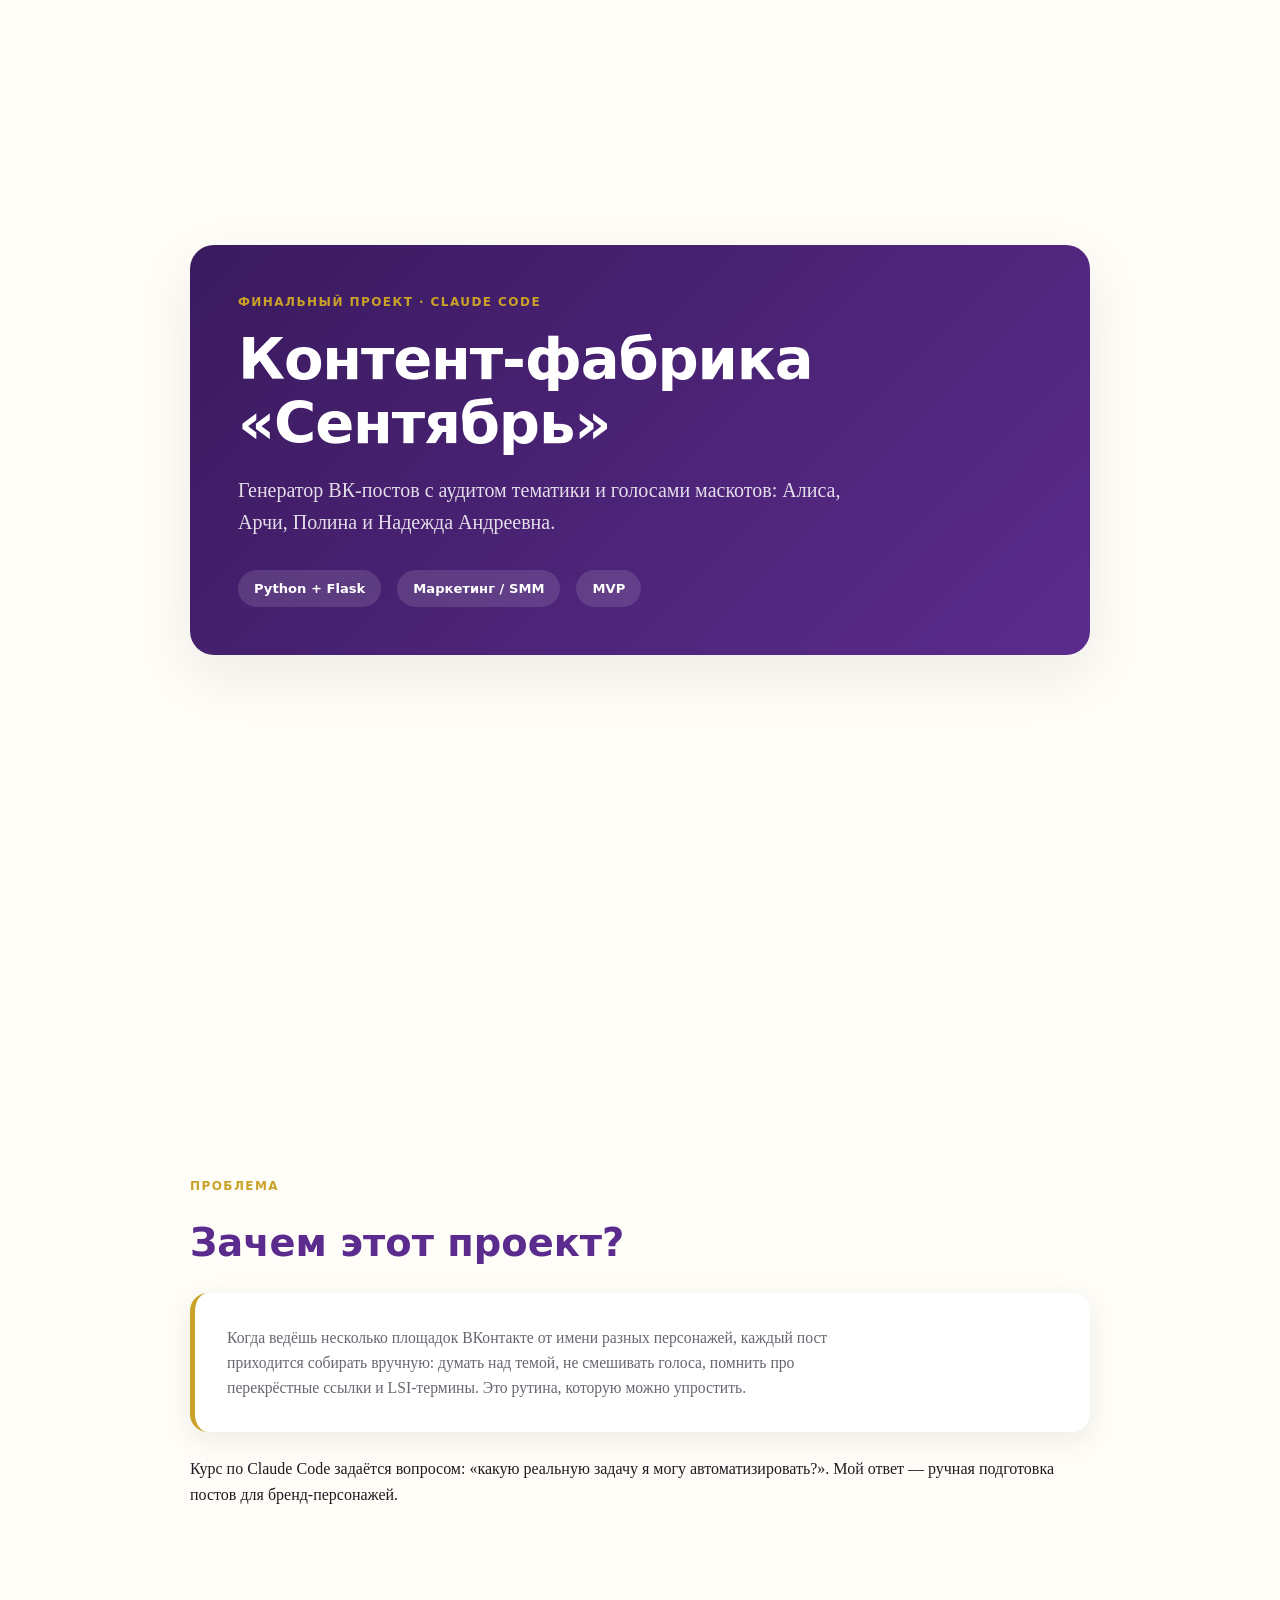
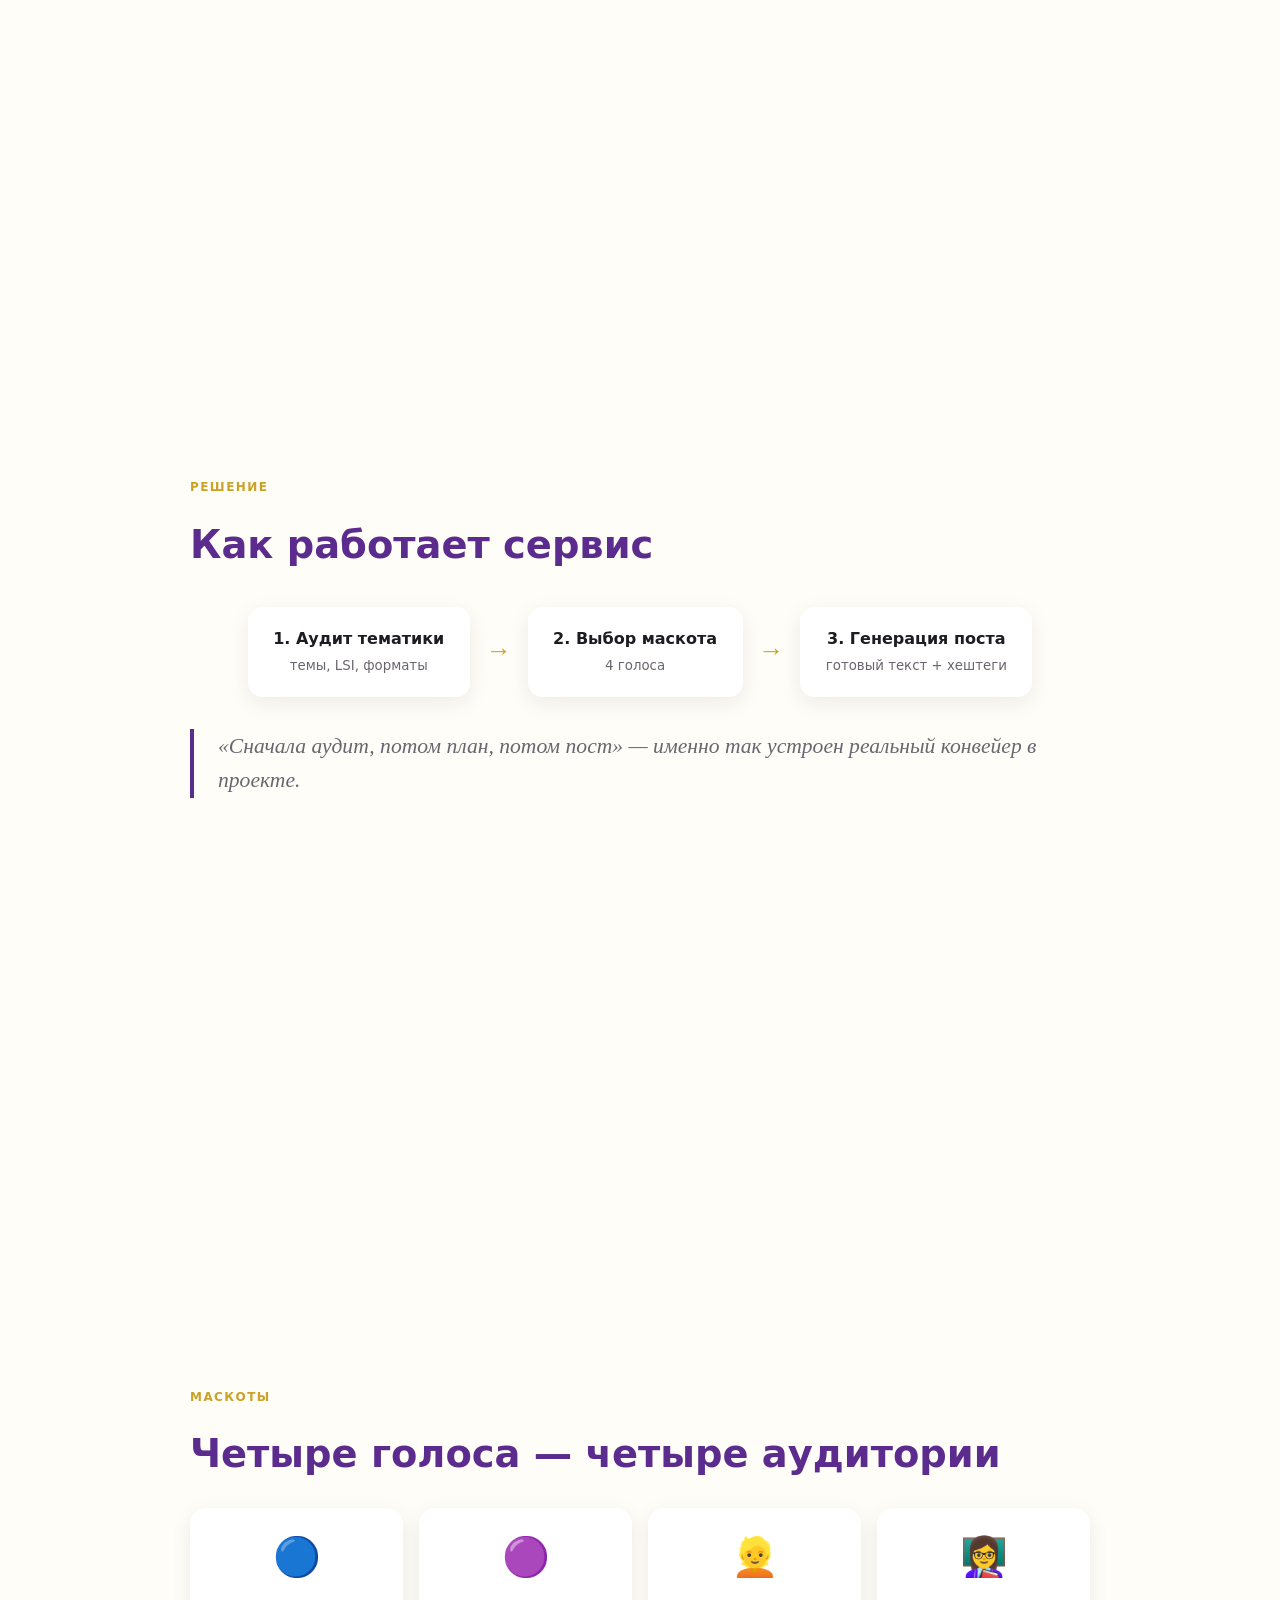
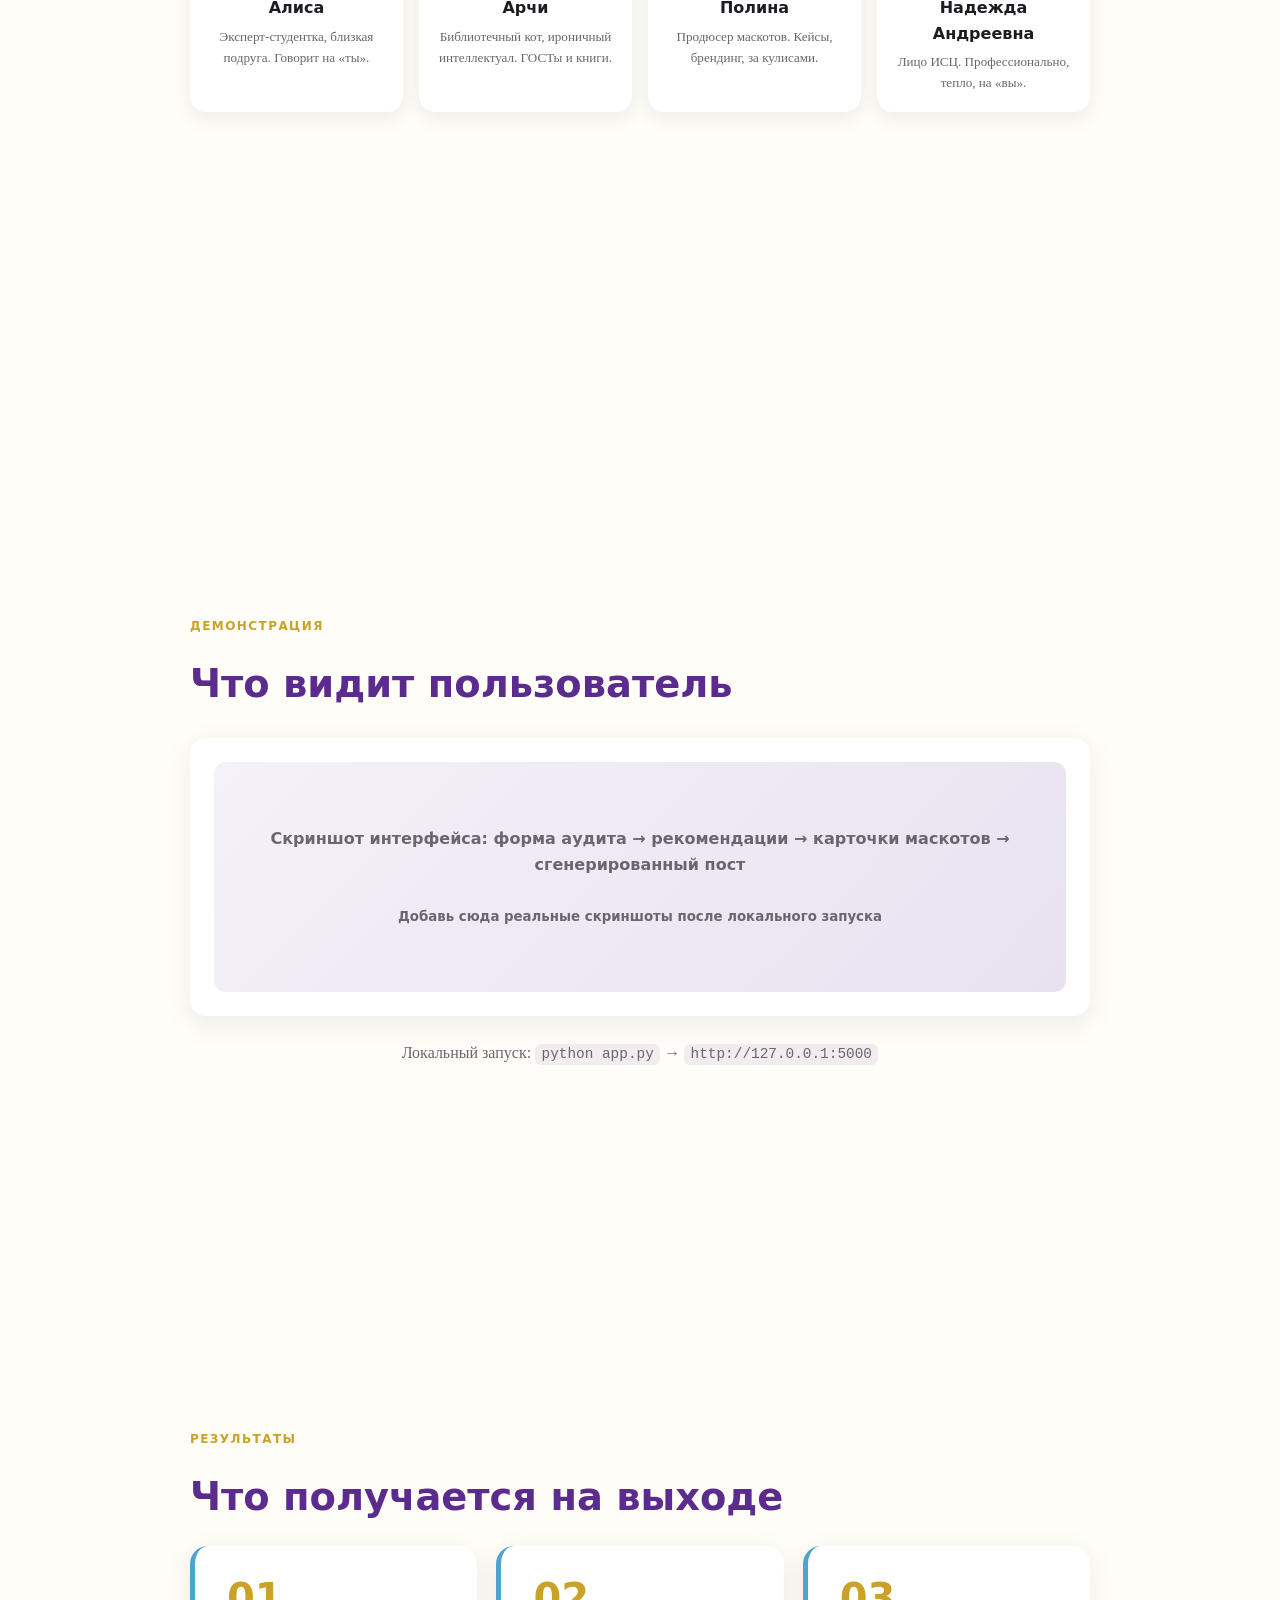
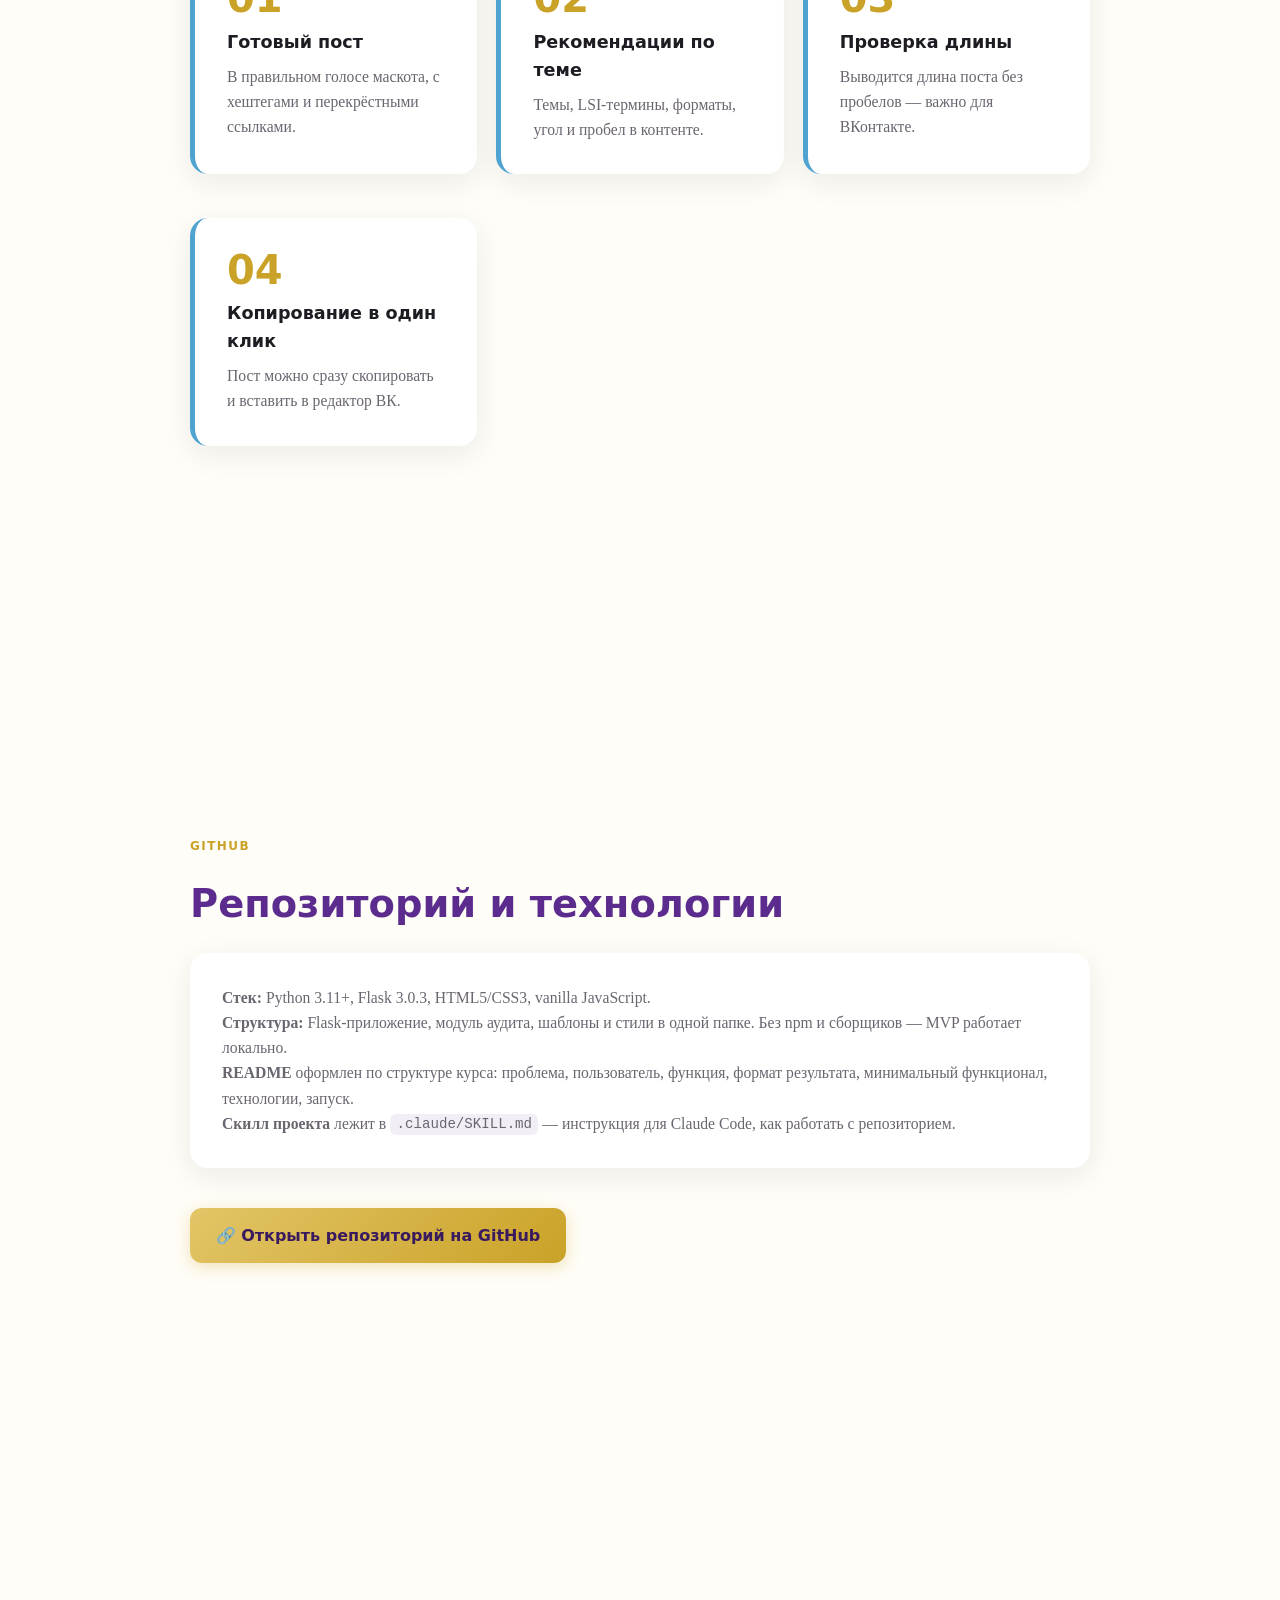
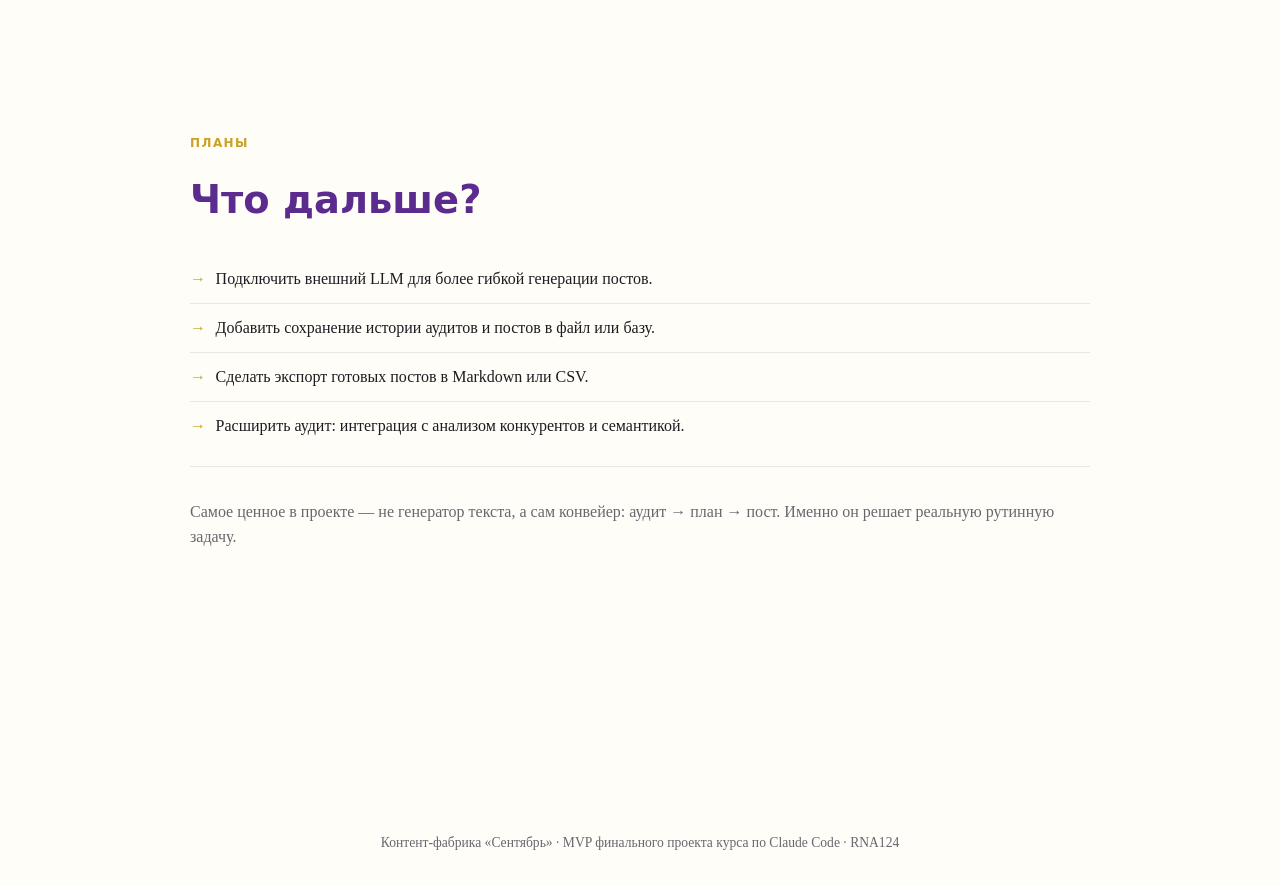
<file: presentation.html>
<!doctype html>
<html lang="ru">
<head>
  <meta charset="utf-8">
  <meta name="viewport" content="width=device-width, initial-scale=1">
  <title>Презентация: Контент-фабрика «Сентябрь»</title>
  <style>
    :root {
      --bg: #FFFDF7;
      --ink: #1E1B22;
      --muted: #6B6570;
      --card: #FFFFFF;
      --purple: #5B2C8D;
      --purple-deep: #3A1A5E;
      --gold: #C9A227;
      --gold-light: #E3C567;
      --azure: #4FA3D1;
      --shadow: rgba(30, 27, 34, 0.08);
    }

    @media (prefers-color-scheme: dark) {
      :root:not([data-theme="light"]) {
        --bg: #1E1B22;
        --ink: #F4F1EA;
        --muted: #A9A3AF;
        --card: #2A2532;
        --shadow: rgba(0, 0, 0, 0.24);
      }
    }

    * { box-sizing: border-box; }

    body {
      margin: 0;
      padding: 0;
      background: var(--bg);
      color: var(--ink);
      font-family: Georgia, "Times New Roman", serif;
      line-height: 1.6;
    }

    .slide {
      min-height: 100vh;
      display: flex;
      align-items: center;
      justify-content: center;
      padding: 3rem 1.5rem;
    }

    .slide-inner {
      max-width: 900px;
      width: 100%;
    }

    .eyebrow {
      font-family: "Segoe UI", system-ui, sans-serif;
      font-size: 0.75rem;
      font-weight: 700;
      text-transform: uppercase;
      letter-spacing: 0.12em;
      color: var(--gold);
      margin-bottom: 1rem;
    }

    h1, h2, h3, h4 {
      font-family: "Segoe UI", system-ui, sans-serif;
      margin: 0;
    }

    h1 {
      font-size: clamp(2.2rem, 5vw, 3.6rem);
      font-weight: 800;
      line-height: 1.1;
      margin-bottom: 1.2rem;
      letter-spacing: -0.02em;
    }

    h2 {
      font-size: clamp(1.6rem, 4vw, 2.4rem);
      font-weight: 700;
      margin-bottom: 1.2rem;
      color: var(--purple);
    }

    p.lead {
      font-size: 1.25rem;
      color: var(--muted);
      max-width: 620px;
      margin: 0 0 1.5rem;
    }

    .hero-card {
      background: linear-gradient(135deg, var(--purple-deep) 0%, var(--purple) 100%);
      color: white;
      border-radius: 24px;
      padding: 3rem;
      box-shadow: 0 20px 60px var(--shadow);
    }

    .hero-card .lead { color: rgba(255,255,255,0.85); }

    .meta {
      display: flex;
      gap: 1rem;
      flex-wrap: wrap;
      margin-top: 2rem;
    }

    .meta span {
      background: rgba(255,255,255,0.12);
      padding: 0.5rem 1rem;
      border-radius: 999px;
      font-family: "Segoe UI", system-ui, sans-serif;
      font-size: 0.82rem;
      font-weight: 600;
    }

    .card {
      background: var(--card);
      border-radius: 18px;
      padding: 2rem;
      box-shadow: 0 8px 30px var(--shadow);
      margin-bottom: 1.5rem;
    }

    .grid {
      display: grid;
      grid-template-columns: repeat(auto-fit, minmax(240px, 1fr));
      gap: 1.2rem;
    }

    .number {
      font-family: "Segoe UI", system-ui, sans-serif;
      font-size: 2.5rem;
      font-weight: 800;
      color: var(--gold);
      line-height: 1;
      margin-bottom: 0.6rem;
    }

    .card h3 {
      font-size: 1.1rem;
      margin-bottom: 0.5rem;
    }

    .card p {
      margin: 0;
      color: var(--muted);
      font-size: 0.98rem;
    }

    .problem { border-left: 5px solid var(--gold); }
    .solution { border-left: 5px solid var(--azure); }

    .quote {
      font-size: 1.35rem;
      font-style: italic;
      color: var(--muted);
      border-left: 4px solid var(--purple);
      padding-left: 1.5rem;
      margin: 1.5rem 0;
    }

    .flow {
      display: flex;
      align-items: center;
      gap: 1rem;
      flex-wrap: wrap;
      justify-content: center;
      margin: 2rem 0;
    }

    .flow-step {
      background: var(--card);
      border-radius: 14px;
      padding: 1.2rem 1.6rem;
      box-shadow: 0 6px 20px var(--shadow);
      font-family: "Segoe UI", system-ui, sans-serif;
      font-weight: 600;
      text-align: center;
      min-width: 160px;
    }

    .flow-arrow {
      font-size: 1.6rem;
      color: var(--gold);
    }

    .mascot-list {
      display: grid;
      grid-template-columns: repeat(auto-fit, minmax(180px, 1fr));
      gap: 1rem;
      margin-top: 1.5rem;
    }

    .mascot {
      background: var(--card);
      border-radius: 16px;
      padding: 1.2rem;
      text-align: center;
      box-shadow: 0 6px 20px var(--shadow);
    }

    .mascot .icon {
      font-size: 2.4rem;
      margin-bottom: 0.4rem;
    }

    .mascot h4 {
      margin-bottom: 0.3rem;
      font-size: 1rem;
    }

    .mascot p {
      font-size: 0.82rem;
      color: var(--muted);
      margin: 0;
    }

    .screenshot {
      background: var(--card);
      border-radius: 16px;
      padding: 1.5rem;
      box-shadow: 0 8px 30px var(--shadow);
      text-align: center;
      margin: 1.5rem 0;
    }

    .screenshot-placeholder {
      background: linear-gradient(135deg, #f4f1f8 0%, #e8e2f0 100%);
      border-radius: 12px;
      padding: 4rem 2rem;
      color: var(--muted);
      font-family: "Segoe UI", system-ui, sans-serif;
      font-weight: 600;
    }

    .cta {
      display: inline-flex;
      align-items: center;
      gap: 0.5rem;
      background: linear-gradient(135deg, var(--gold-light) 0%, var(--gold) 100%);
      color: var(--purple-deep);
      font-family: "Segoe UI", system-ui, sans-serif;
      font-weight: 700;
      padding: 0.9rem 1.6rem;
      border-radius: 12px;
      text-decoration: none;
      box-shadow: 0 4px 16px rgba(201, 162, 39, 0.3);
      margin-top: 1rem;
    }

    .plans {
      list-style: none;
      padding: 0;
      margin: 1.5rem 0 0;
    }

    .plans li {
      padding: 0.7rem 0 0.7rem 1.6rem;
      position: relative;
      border-bottom: 1px solid rgba(107, 101, 112, 0.15);
    }

    .plans li::before {
      content: "→";
      position: absolute;
      left: 0;
      color: var(--gold);
      font-weight: 700;
    }

    footer {
      text-align: center;
      padding: 2rem;
      color: var(--muted);
      font-size: 0.85rem;
    }

    code {
      background: rgba(91, 44, 141, 0.08);
      padding: 0.15rem 0.4rem;
      border-radius: 6px;
      font-family: "SF Mono", Consolas, monospace;
      font-size: 0.9em;
    }

    @media (max-width: 560px) {
      .hero-card { padding: 2rem; }
      .flow { flex-direction: column; }
      .flow-arrow { transform: rotate(90deg); }
    }
  </style>
</head>
<body>

<main>
  <section class="slide">
    <div class="slide-inner">
      <div class="hero-card">
        <div class="eyebrow">Финальный проект · Claude Code</div>
        <h1>Контент-фабрика «Сентябрь»</h1>
        <p class="lead">Генератор ВК-постов с аудитом тематики и голосами маскотов: Алиса, Арчи, Полина и Надежда Андреевна.</p>
        <div class="meta">
          <span>Python + Flask</span>
          <span>Маркетинг / SMM</span>
          <span>MVP</span>
        </div>
      </div>
    </div>
  </section>

  <section class="slide">
    <div class="slide-inner">
      <div class="eyebrow">Проблема</div>
      <h2>Зачем этот проект?</h2>
      <div class="card problem">
        <p class="lead" style="margin:0">Когда ведёшь несколько площадок ВКонтакте от имени разных персонажей, каждый пост приходится собирать вручную: думать над темой, не смешивать голоса, помнить про перекрёстные ссылки и LSI-термины. Это рутина, которую можно упростить.</p>
      </div>
      <p>Курс по Claude Code задаётся вопросом: «какую реальную задачу я могу автоматизировать?». Мой ответ — ручная подготовка постов для бренд-персонажей.</p>
    </div>
  </section>

  <section class="slide">
    <div class="slide-inner">
      <div class="eyebrow">Решение</div>
      <h2>Как работает сервис</h2>
      <div class="flow">
        <div class="flow-step">1. Аудит тематики<br><small style="color:var(--muted);font-weight:400">темы, LSI, форматы</small></div>
        <div class="flow-arrow">→</div>
        <div class="flow-step">2. Выбор маскота<br><small style="color:var(--muted);font-weight:400">4 голоса</small></div>
        <div class="flow-arrow">→</div>
        <div class="flow-step">3. Генерация поста<br><small style="color:var(--muted);font-weight:400">готовый текст + хештеги</small></div>
      </div>
      <div class="quote">«Сначала аудит, потом план, потом пост» — именно так устроен реальный конвейер в проекте.</div>
    </div>
  </section>

  <section class="slide">
    <div class="slide-inner">
      <div class="eyebrow">Маскоты</div>
      <h2>Четыре голоса — четыре аудитории</h2>
      <div class="mascot-list">
        <div class="mascot">
          <div class="icon">🔵</div>
          <h4>Алиса</h4>
          <p>Эксперт-студентка, близкая подруга. Говорит на «ты».</p>
        </div>
        <div class="mascot">
          <div class="icon">🟣</div>
          <h4>Арчи</h4>
          <p>Библиотечный кот, ироничный интеллектуал. ГОСТы и книги.</p>
        </div>
        <div class="mascot">
          <div class="icon">👱</div>
          <h4>Полина</h4>
          <p>Продюсер маскотов. Кейсы, брендинг, за кулисами.</p>
        </div>
        <div class="mascot">
          <div class="icon">👩‍🏫</div>
          <h4>Надежда Андреевна</h4>
          <p>Лицо ИСЦ. Профессионально, тепло, на «вы».</p>
        </div>
      </div>
    </div>
  </section>

  <section class="slide">
    <div class="slide-inner">
      <div class="eyebrow">Демонстрация</div>
      <h2>Что видит пользователь</h2>
      <div class="screenshot">
        <div class="screenshot-placeholder">
          Скриншот интерфейса: форма аудита → рекомендации → карточки маскотов → сгенерированный пост
          <br><br>
          <small>Добавь сюда реальные скриншоты после локального запуска</small>
        </div>
      </div>
      <p style="text-align:center;color:var(--muted)">Локальный запуск: <code>python app.py</code> → <code>http://127.0.0.1:5000</code></p>
    </div>
  </section>

  <section class="slide">
    <div class="slide-inner">
      <div class="eyebrow">Результаты</div>
      <h2>Что получается на выходе</h2>
      <div class="grid">
        <div class="card solution">
          <div class="number">01</div>
          <h3>Готовый пост</h3>
          <p>В правильном голосе маскота, с хештегами и перекрёстными ссылками.</p>
        </div>
        <div class="card solution">
          <div class="number">02</div>
          <h3>Рекомендации по теме</h3>
          <p>Темы, LSI-термины, форматы, угол и пробел в контенте.</p>
        </div>
        <div class="card solution">
          <div class="number">03</div>
          <h3>Проверка длины</h3>
          <p>Выводится длина поста без пробелов — важно для ВКонтакте.</p>
        </div>
        <div class="card solution">
          <div class="number">04</div>
          <h3>Копирование в один клик</h3>
          <p>Пост можно сразу скопировать и вставить в редактор ВК.</p>
        </div>
      </div>
    </div>
  </section>

  <section class="slide">
    <div class="slide-inner">
      <div class="eyebrow">GitHub</div>
      <h2>Репозиторий и технологии</h2>
      <div class="card">
        <p><strong>Стек:</strong> Python 3.11+, Flask 3.0.3, HTML5/CSS3, vanilla JavaScript.</p>
        <p><strong>Структура:</strong> Flask-приложение, модуль аудита, шаблоны и стили в одной папке. Без npm и сборщиков — MVP работает локально.</p>
        <p><strong>README</strong> оформлен по структуре курса: проблема, пользователь, функция, формат результата, минимальный функционал, технологии, запуск.</p>
        <p><strong>Скилл проекта</strong> лежит в <code>.claude/SKILL.md</code> — инструкция для Claude Code, как работать с репозиторием.</p>
      </div>
      <a class="cta" href="https://github.com/RNA124/september-content-mvp" target="_blank" rel="noopener">🔗 Открыть репозиторий на GitHub</a>
    </div>
  </section>

  <section class="slide">
    <div class="slide-inner">
      <div class="eyebrow">Планы</div>
      <h2>Что дальше?</h2>
      <ul class="plans">
        <li>Подключить внешний LLM для более гибкой генерации постов.</li>
        <li>Добавить сохранение истории аудитов и постов в файл или базу.</li>
        <li>Сделать экспорт готовых постов в Markdown или CSV.</li>
        <li>Расширить аудит: интеграция с анализом конкурентов и семантикой.</p>
      </ul>
      <p style="margin-top:2rem;color:var(--muted)">Самое ценное в проекте — не генератор текста, а сам конвейер: аудит → план → пост. Именно он решает реальную рутинную задачу.</p>
    </div>
  </section>
</main>

<footer>
  Контент-фабрика «Сентябрь» · MVP финального проекта курса по Claude Code · RNA124
</footer>

</body>
</html>
</file>
